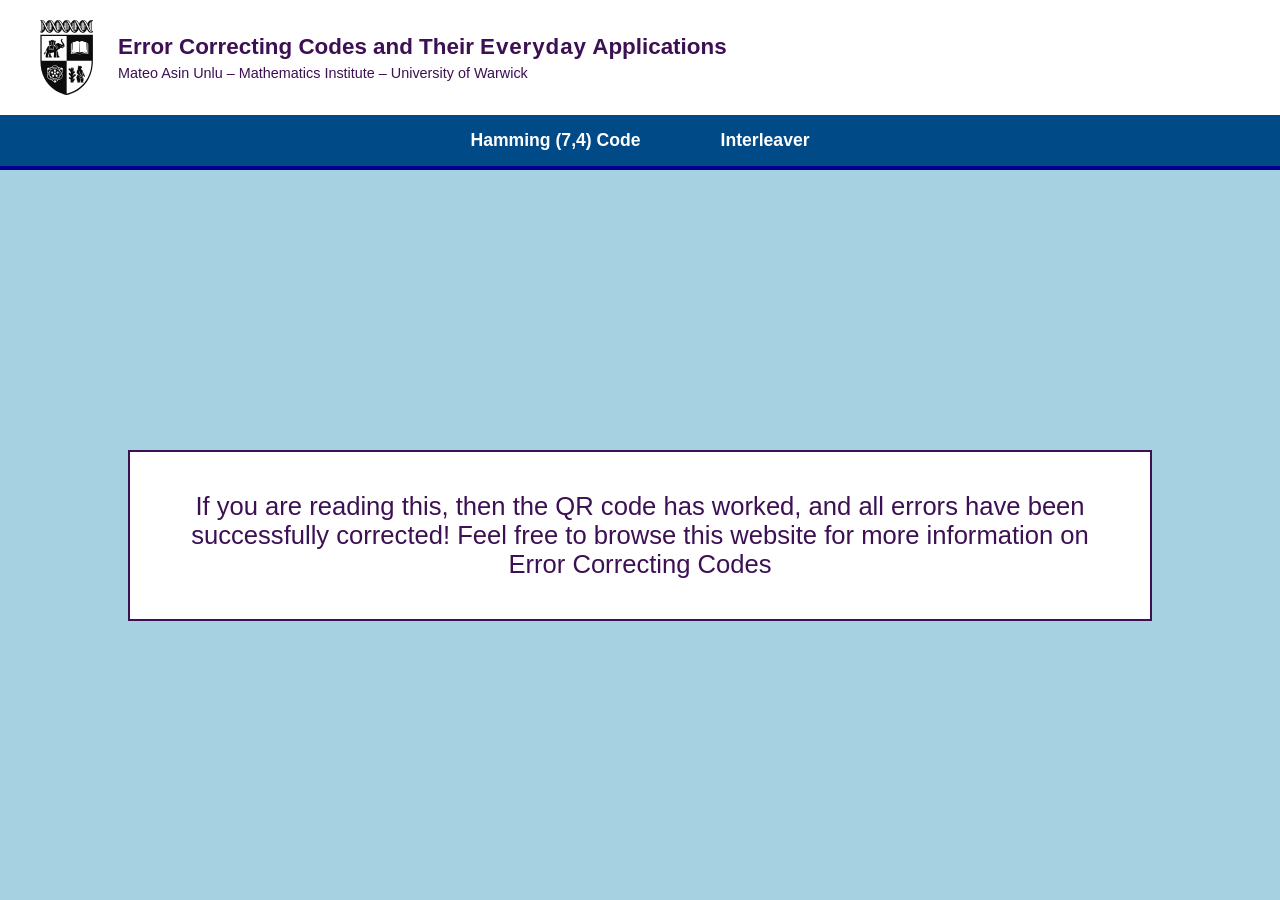
<file: index.html>
<!DOCTYPE html>
<html lang="en">
<head>
  <meta charset="UTF-8">
  <meta name="viewport" content="width=device-width, initial-scale=1.0">
  <title>Error Correcting Codes - QR Success</title>
  <link rel="stylesheet" href=css/style.css>
  <link rel="icon" type="image/svg+xml" href=images/crest-dynamic.svg>
</head>
<body>

<header class="white-header">
  <div class="header-container">
    <img src="images/crest-dynamic.svg" alt="Warwick Logo" class="warwick-logo">
    <div class="title-group">
      <h1 class="main-title">Error Correcting Codes and Their <span class="fix-word">Everyday</span> Applications</h1>
      <h2 class="sub-title">Mateo Asin Unlu – Mathematics Institute – University of Warwick</h2>
    </div>
  </div>
</header>

<nav class="main-nav">
  <a href="hamming74.html">Hamming (7,4) Code</a>
  <a href="interleaver.html">Interleaver</a>
</nav>


<main class="landing-content">
  <div class="message-box">
    <p>If you are reading this, then the QR code has worked, and all errors have been successfully corrected! Feel
      free to browse this website for more information on Error Correcting Codes</p>
  </div>
</main>

</body>
</html>
</file>
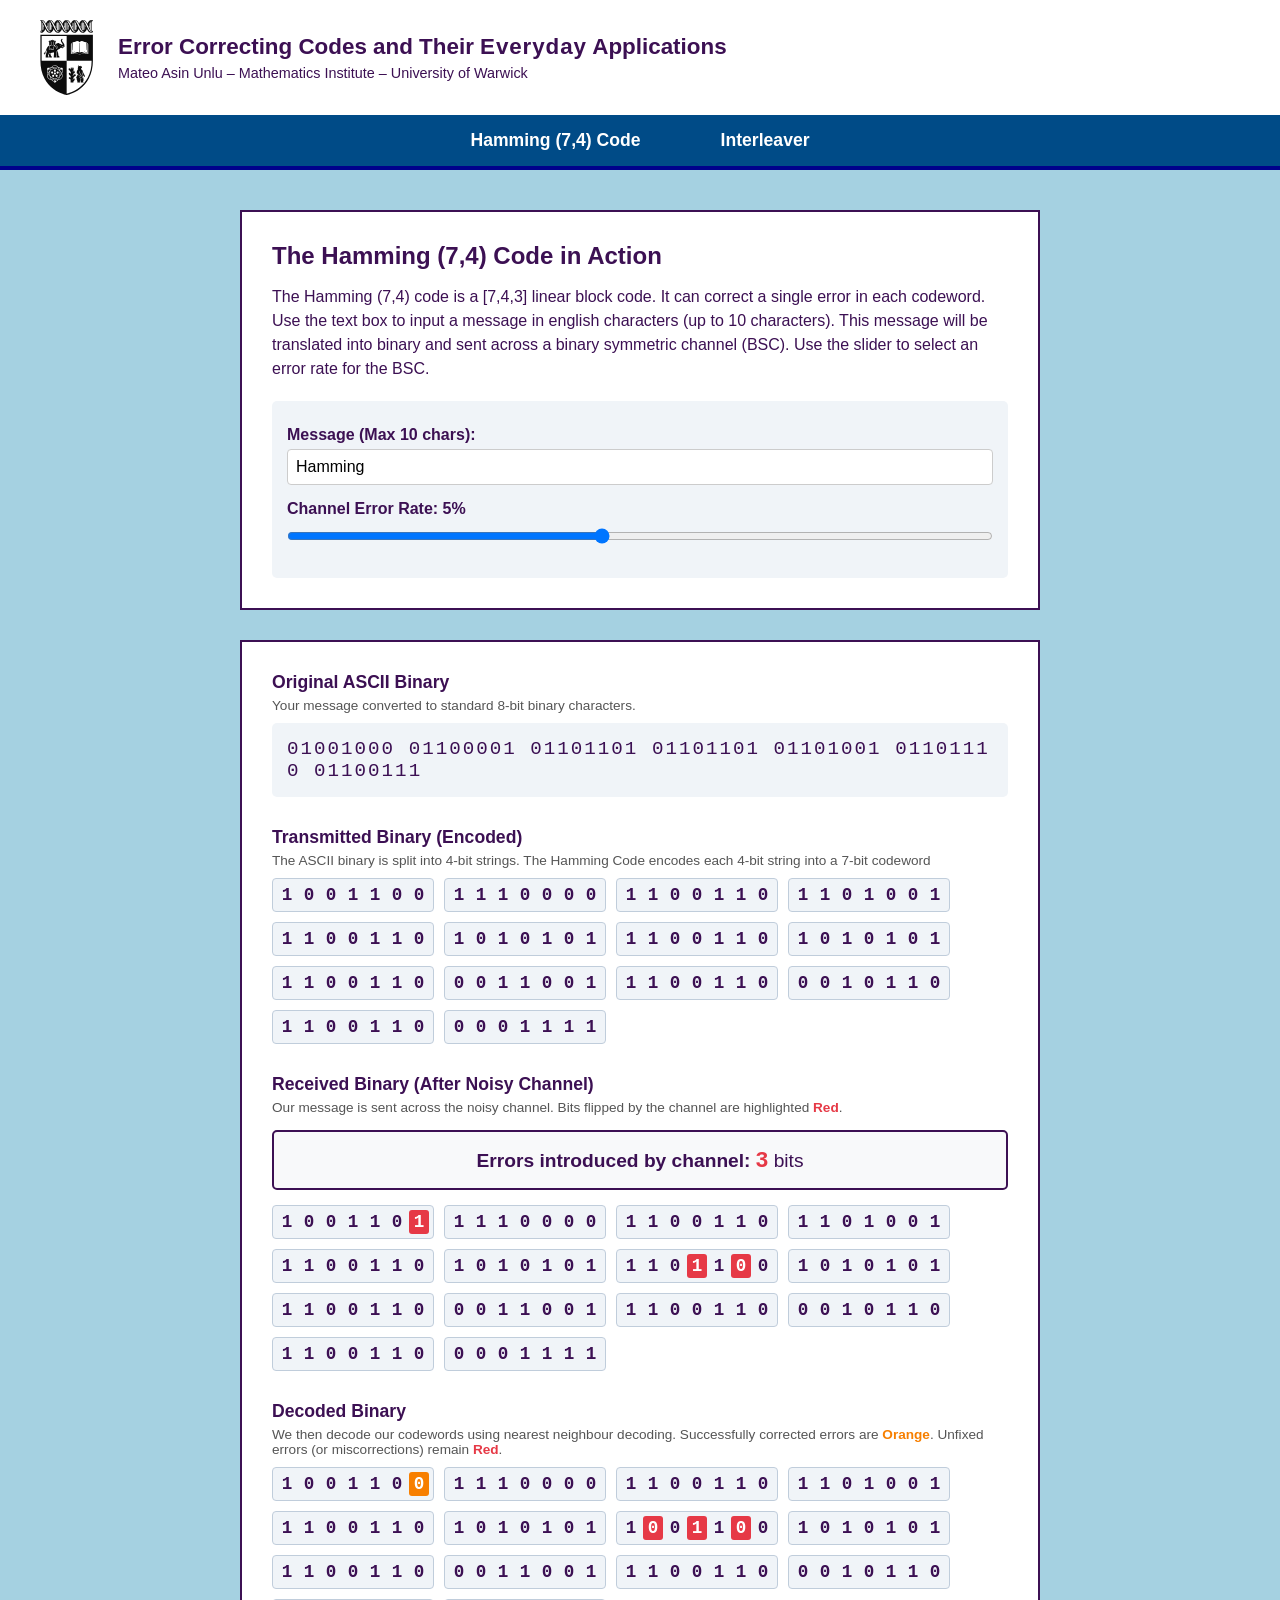
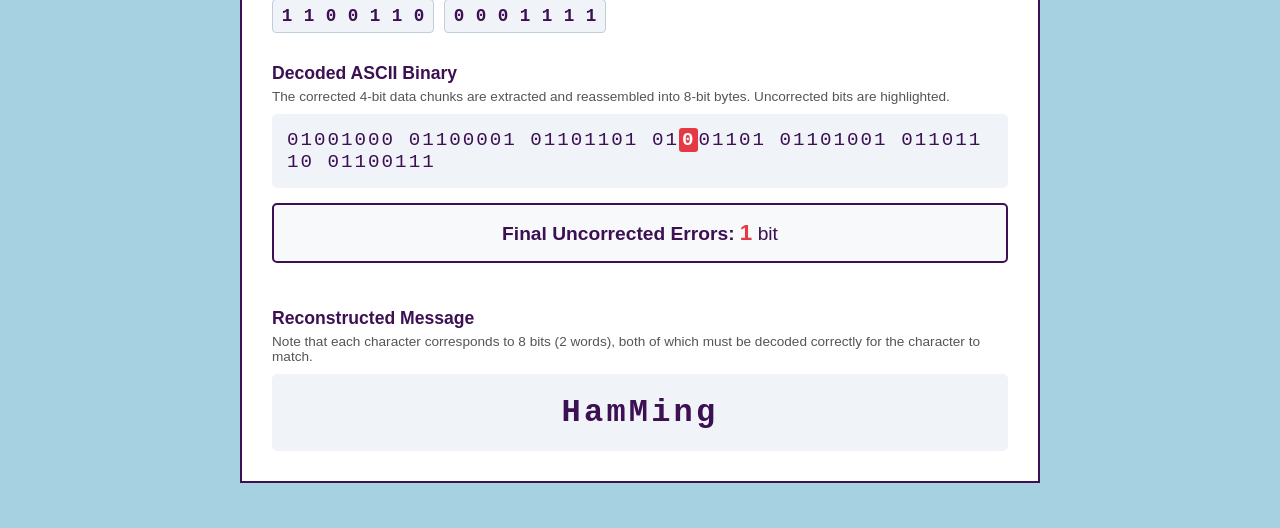
<file: hamming74.html>
<!DOCTYPE html>
<html lang="en">
<head>
  <meta charset="UTF-8">
  <meta name="viewport" content="width=device-width, initial-scale=1.0">
  <title>Error Correcting Codes - Hamming (7,4)</title>
  <link rel="stylesheet" href="css/style.css">
  <link rel="icon" type="image/svg+xml" href="images/crest-dynamic.svg">
  <style>
    .ascii-box {
      font-family: monospace;
      font-size: 1.2rem;
      background: #f0f4f8;
      padding: 15px;
      border-radius: 5px;
      letter-spacing: 2px;
      word-break: break-all;
      color: #3C1053;
      margin-top: 10px;
    }
    /* Updated to match the white-on-red block style */
    .ascii-error {
      color: white;
      background-color: #e63946;
      border-radius: 3px;
      padding: 1px 3px;
      font-weight: bold;
    }
  </style>
</head>
<body>

<header class="white-header">
  <div class="header-container">
    <img src="images/crest-dynamic.svg" alt="Warwick Logo" class="warwick-logo">
    <div class="title-group">
      <h1 class="main-title">Error Correcting Codes and Their <span class="fix-word">Everyday</span> Applications</h1>
      <h2 class="sub-title">Mateo Asin Unlu – Mathematics Institute – University of Warwick</h2>
    </div>
  </div>
</header>

<nav class="main-nav">
  <a href="hamming74.html">Hamming (7,4) Code</a>
  <a href="interleaver.html">Interleaver</a>
</nav>

<main class="hamming-content">
  <div class="info-panel">
    <h2>The Hamming (7,4) Code in Action</h2>
    <p>
      The Hamming (7,4) code is a [7,4,3]  linear block code. It can correct a single error in each codeword. Use the
      text box to input a message in english characters (up to 10 characters). This message will be translated into binary and sent across a binary
      symmetric channel (BSC). Use the slider to select an error rate for the BSC.
    </p>

    <div class="controls">
      <div class="input-group">
        <label for="message-input">Message (Max 10 chars):</label>
        <input type="text" id="message-input" maxlength="10" value="Hamming" placeholder="Type here...">
      </div>

      <div class="input-group">
        <label for="error-rate">Channel Error Rate: <span id="rate-val">5%</span></label>
        <input type="range" id="error-rate" min="0.01" max="0.10" step="0.01" value="0.05">
      </div>
    </div>
  </div>

  <div class="visualizer-panel">

    <div class="grid-section">
      <h3>Original ASCII Binary</h3>
      <p class="small-text">Your message converted to standard 8-bit binary characters.</p>
      <div id="orig-ascii-text" class="ascii-box"></div>
    </div>

    <div class="grid-section">
      <h3>Transmitted Binary (Encoded)</h3>
      <p class="small-text">The ASCII binary is split into 4-bit strings. The Hamming Code encodes each 4-bit string
      into a 7-bit codeword</p>
      <div id="tx-grid" class="bit-container"></div>
    </div>

    <div class="grid-section">
      <h3>Received Binary (After Noisy Channel)</h3>
      <p class="small-text">Our message is sent across the noisy channel. Bits flipped by the channel are highlighted
        <span style="color: #e63946; font-weight:
      bold;">Red</span>.</p>

      <div class="stats-box" style="margin: 15px 0;">
        <strong>Errors introduced by channel: </strong> <span id="tx-error-count" class="error-text">0</span> <span id="tx-error-label">bits</span>
      </div>

      <div id="rx-grid" class="bit-container"></div>
    </div>

    <div class="grid-section">
      <h3>Decoded Binary</h3>
      <p class="small-text">
        We then decode our codewords using nearest neighbour decoding. Successfully corrected errors are <span
        style="color: #f77f00; font-weight: bold;">Orange</span>.
        Unfixed errors (or miscorrections) remain <span style="color: #e63946; font-weight: bold;">Red</span>.
      </p>
      <div id="dec-grid" class="bit-container"></div>
    </div>

    <div class="grid-section">
      <h3>Decoded ASCII Binary</h3>
      <p class="small-text">The corrected 4-bit data chunks are extracted and reassembled into 8-bit bytes. Uncorrected bits are highlighted.</p>
      <div id="dec-ascii-text" class="ascii-box"></div>

      <div class="stats-box" style="margin: 15px 0;">
        <strong>Final Uncorrected Errors: </strong> <span id="error-count" class="error-text">0</span> <span id="error-label">bits</span>
      </div>
    </div>

    <div class="grid-section final-text-section">
      <h3>Reconstructed Message</h3>
      <p class="small-text">Note that each character corresponds to 8 bits (2 words), both of which must be decoded
        correctly for the character to match.</p>
      <div id="final-text" class="final-message-box"></div>
    </div>

  </div>
</main>

<script>
  const msgInput = document.getElementById('message-input');
  const rateSlider = document.getElementById('error-rate');
  const rateVal = document.getElementById('rate-val');

  function textToBinary(text) {
    let bin = "";
    for (let i = 0; i < text.length; i++) {
      bin += text[i].charCodeAt(0).toString(2).padStart(8, '0');
    }
    return bin;
  }

  function encodeBlock(bits4) {
    let d1 = parseInt(bits4[0]), d2 = parseInt(bits4[1]), d3 = parseInt(bits4[2]), d4 = parseInt(bits4[3]);
    let p1 = d1 ^ d2 ^ d4;
    let p2 = d1 ^ d3 ^ d4;
    let p3 = d2 ^ d3 ^ d4;
    return [p1, p2, d1, p3, d2, d3, d4];
  }

  function decodeBlock(rxBlock) {
    let r = [...rxBlock];
    let s1 = r[0] ^ r[2] ^ r[4] ^ r[6];
    let s2 = r[1] ^ r[2] ^ r[5] ^ r[6];
    let s3 = r[3] ^ r[4] ^ r[5] ^ r[6];
    let syndrome = s1 * 1 + s2 * 2 + s3 * 4;

    if (syndrome > 0) {
      r[syndrome - 1] = 1 - r[syndrome - 1];
    }

    return {
      fixedBlock: r,
      dataBits: [r[2], r[4], r[5], r[6]]
    };
  }

  function simulate() {
    let text = msgInput.value;
    let rate = parseFloat(rateSlider.value);
    rateVal.textContent = Math.round(rate * 100) + '%';

    if (!text) {
      document.getElementById('orig-ascii-text').textContent = '';
      document.getElementById('tx-grid').innerHTML = '';
      document.getElementById('rx-grid').innerHTML = '';
      document.getElementById('dec-grid').innerHTML = '';
      document.getElementById('dec-ascii-text').innerHTML = '';
      document.getElementById('final-text').innerHTML = '';

      document.getElementById('tx-error-count').textContent = '0';
      document.getElementById('tx-error-label').textContent = 'bits';
      document.getElementById('error-count').textContent = '0';
      document.getElementById('error-label').textContent = 'bits';
      return;
    }

    let binaryStr = textToBinary(text);

    let spacedOriginal = binaryStr.match(/.{1,8}/g)?.join(' ') || '';
    document.getElementById('orig-ascii-text').textContent = spacedOriginal;

    let totalErrorsAfterTransmission = 0;

    let asciiErrorCount = 0;

    let txHtml = '';
    let rxHtml = '';
    let decHtml = '';

    let reconstructedBinary = '';
    let decodedAsciiHtml = '';
    let bitCounter = 0;

    for (let i = 0; i < binaryStr.length; i += 4) {
      let chunk = binaryStr.slice(i, i + 4);
      let txBlock = encodeBlock(chunk);
      let rxBlock = [];

      txHtml += `<div class="hamming-block">`;
      rxHtml += `<div class="hamming-block">`;
      decHtml += `<div class="hamming-block">`;

      for (let j = 0; j < 7; j++) {
        let isError = Math.random() < rate;
        if (isError) {
          totalErrorsAfterTransmission++;
        }
        rxBlock.push(isError ? 1 - txBlock[j] : txBlock[j]);
      }

      let decResult = decodeBlock(rxBlock);
      let decBlock = decResult.fixedBlock;

      for (let k = 0; k < 4; k++) {
        let origBit = parseInt(chunk[k]);
        let decBit = decResult.dataBits[k];

        reconstructedBinary += decBit;

        if (origBit !== decBit) {
          decodedAsciiHtml += `<span class="ascii-error">${decBit}</span>`;
          asciiErrorCount++;
        } else {
          decodedAsciiHtml += decBit;
        }

        bitCounter++;
        if (bitCounter % 8 === 0 && bitCounter < binaryStr.length) {
          decodedAsciiHtml += ' ';
        }
      }

      for (let j = 0; j < 7; j++) {
        let tx = txBlock[j], rx = rxBlock[j], dec = decBlock[j];

        txHtml += `<span class="bit">${tx}</span>`;

        let rxClass = (tx !== rx) ? 'bit bit-red' : 'bit';
        rxHtml += `<span class="${rxClass}">${rx}</span>`;

        let decClass = 'bit';
        if (tx !== rx && dec === tx) {
          decClass = 'bit bit-orange';
        } else if (dec !== tx) {
          decClass = 'bit bit-red';
        }
        decHtml += `<span class="${decClass}">${dec}</span>`;
      }

      txHtml += `</div>`;
      rxHtml += `</div>`;
      decHtml += `</div>`;
    }

    let finalStr = '';
    for (let i = 0; i < reconstructedBinary.length; i += 8) {
      let byteStr = reconstructedBinary.slice(i, i + 8);
      let charCode = parseInt(byteStr, 2);
      finalStr += String.fromCharCode(charCode);
    }

    document.getElementById('tx-grid').innerHTML = txHtml;
    document.getElementById('rx-grid').innerHTML = rxHtml;
    document.getElementById('dec-grid').innerHTML = decHtml;
    document.getElementById('dec-ascii-text').innerHTML = decodedAsciiHtml;
    document.getElementById('final-text').textContent = finalStr;

    document.getElementById('tx-error-count').textContent = totalErrorsAfterTransmission;
    document.getElementById('tx-error-label').textContent = totalErrorsAfterTransmission === 1 ? 'bit' : 'bits';


    document.getElementById('error-count').textContent = asciiErrorCount;
    document.getElementById('error-label').textContent = asciiErrorCount === 1 ? 'bit' : 'bits';
  }

  msgInput.addEventListener('input', simulate);
  rateSlider.addEventListener('input', simulate);

  simulate();
</script>

</body>
</html>
</file>
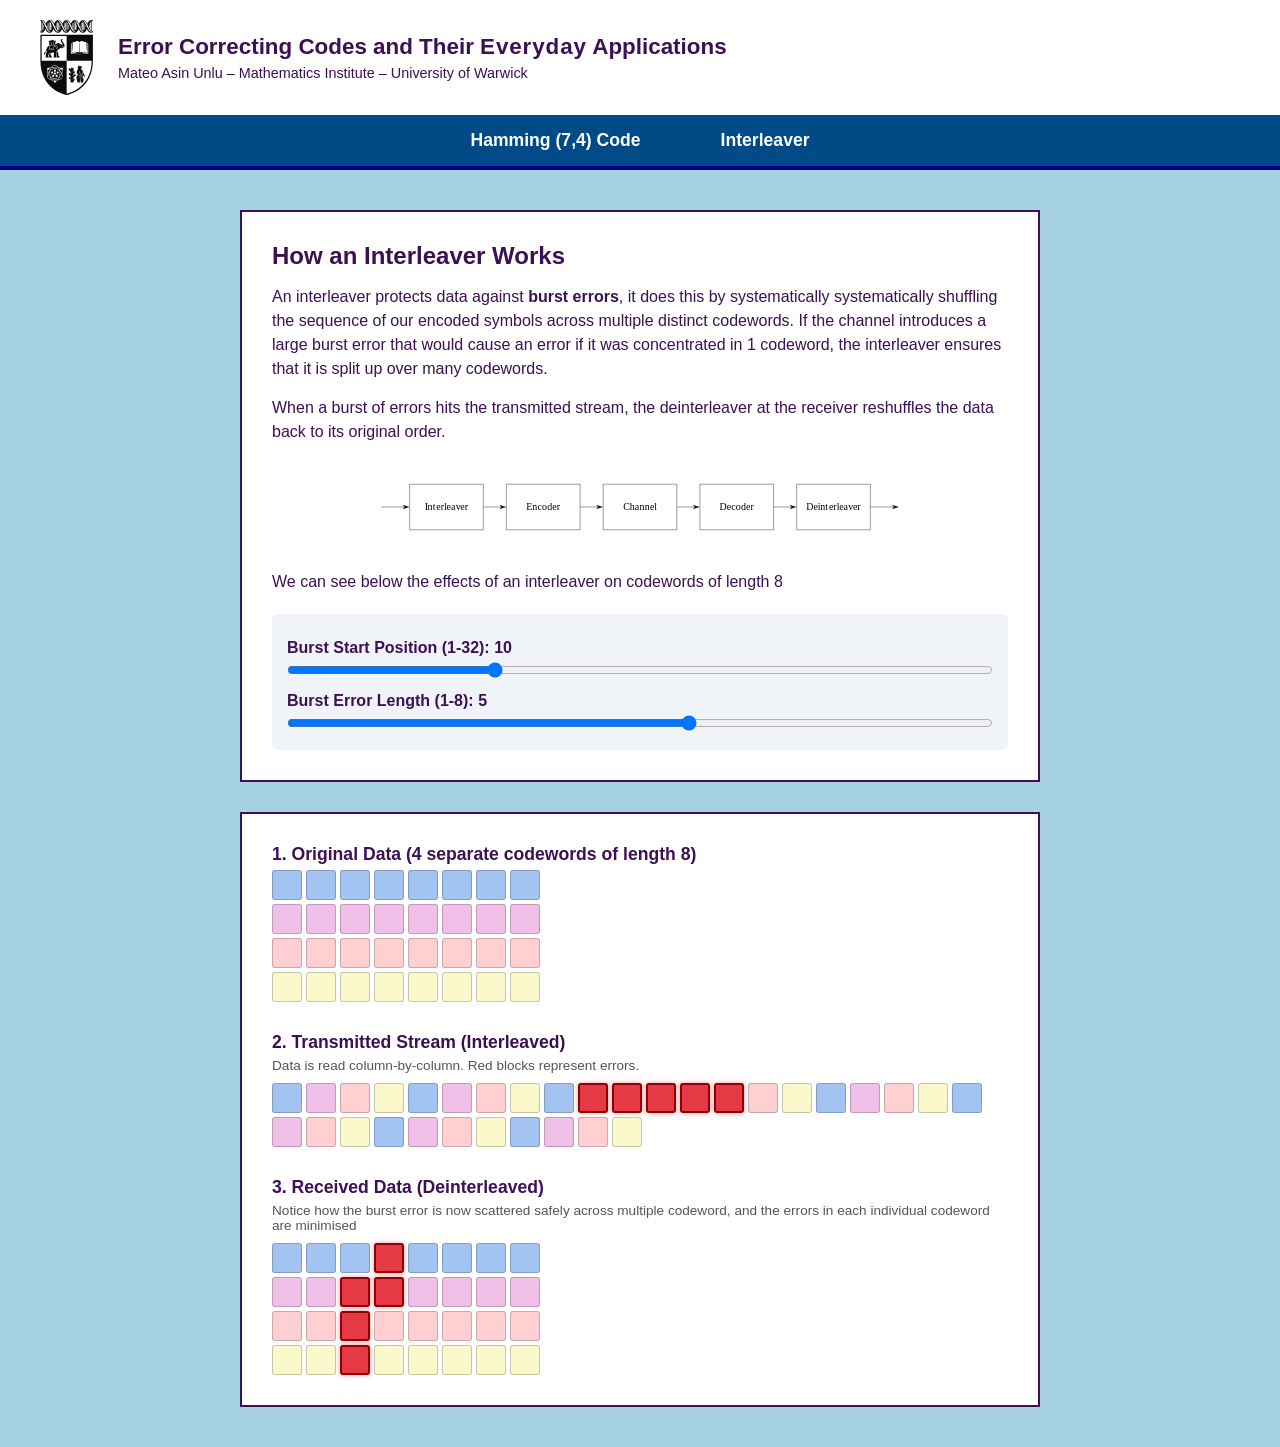
<file: interleaver.html>
<!DOCTYPE html>
<html lang="en">
<head>
  <meta charset="UTF-8">
  <meta name="viewport" content="width=device-width, initial-scale=1.0">
  <title>Error Correcting Codes - Interleaver</title>
  <link rel="stylesheet" href="css/style.css">
  <link rel="icon" type="image/svg+xml" href="images/crest-dynamic.svg">
</head>
<body>

<header class="white-header">
  <div class="header-container">
    <img src="images/crest-dynamic.svg" alt="Warwick Logo" class="warwick-logo">
    <div class="title-group">
      <h1 class="main-title">Error Correcting Codes and Their <span class="fix-word">Everyday</span> Applications</h1>
      <h2 class="sub-title">Mateo Asin Unlu – Mathematics Institute – University of Warwick</h2>
    </div>
  </div>
</header>

<nav class="main-nav">
  <a href="hamming74.html">Hamming (7,4) Code</a>
  <a href="interleaver.html">Interleaver</a>
</nav>

<main class="interleaver-content">
  <div class="info-panel">
    <h2>How an Interleaver Works</h2>
    <p>
      An interleaver protects data against <strong>burst errors</strong>,
      it does this by systematically systematically shuffling the sequence of our encoded symbols across multiple
      distinct codewords. If the channel introduces a large burst error that would cause an error if it was
      concentrated in 1 codeword, the interleaver ensures that it is split up over many codewords.
    </p>
    <p>
      When a burst of errors hits the transmitted stream, the deinterleaver at the receiver reshuffles the data back
      to its original order.
    </p>

    <img src="images/InterleaverImage.svg" alt="Interleaver Block Diagram" class="diagram-img">

    <p>
      We can see below the effects of an interleaver on codewords of length 8
    </p>
    <div class="controls">
      <label for="burst-start">Burst Start Position (1-32): <span id="start-val">10</span></label>
      <input type="range" id="burst-start" min="1" max="32" value="10">

      <label for="burst-length">Burst Error Length (1-8): <span id="length-val">5</span></label>
      <input type="range" id="burst-length" min="1" max="8" value="5">
    </div>
  </div>

  <div class="visualizer-panel">
    <div class="grid-section">
      <h3>1. Original Data (4 separate codewords of length 8)</h3>
      <div id="original-grid" class="matrix-grid"></div>
    </div>

    <div class="grid-section">
      <h3>2. Transmitted Stream (Interleaved)</h3>
      <p class="small-text">Data is read column-by-column. Red blocks represent errors.</p>
      <div id="stream-grid" class="stream-grid"></div>
    </div>

    <div class="grid-section">
      <h3>3. Received Data (Deinterleaved)</h3>
      <p class="small-text">Notice how the burst error is now scattered safely across multiple codeword, and the
        errors in each individual codeword are minimised</p>
      <div id="received-grid" class="matrix-grid"></div>
    </div>
  </div>
</main>

<script>
  const numRows = 4;
  const numCols = 8;
  const totalBlocks = numRows * numCols;

  const startSlider = document.getElementById('burst-start');
  const lengthSlider = document.getElementById('burst-length');
  const startVal = document.getElementById('start-val');
  const lengthVal = document.getElementById('length-val');

  function render() {
    let start = parseInt(startSlider.value) - 1;
    let length = parseInt(lengthSlider.value);

    startVal.textContent = start + 1;
    lengthVal.textContent = length;

    let interleavedMap = [];
    for (let c = 0; c < numCols; c++) {
      for (let r = 0; r < numRows; r++) {
        interleavedMap.push({ row: r, col: c, isError: false });
      }
    }

    for (let i = start; i < start + length && i < totalBlocks; i++) {
      interleavedMap[i].isError = true;
    }

    let origHtml = '';
    for(let i = 0; i < totalBlocks; i++) {
      let r = Math.floor(i / numCols);
      origHtml += `<div class="block row-color-${r}"></div>`;
    }
    document.getElementById('original-grid').innerHTML = origHtml;

    let streamHtml = '';
    for(let i = 0; i < totalBlocks; i++) {
      let r = interleavedMap[i].row;
      let errClass = interleavedMap[i].isError ? 'error-block' : '';
      streamHtml += `<div class="block row-color-${r} ${errClass}"></div>`;
    }
    document.getElementById('stream-grid').innerHTML = streamHtml;


    let recHtml = '';
    for (let r = 0; r < numRows; r++) {
      for (let c = 0; c < numCols; c++) {
        let blockState = interleavedMap.find(b => b.row === r && b.col === c);
        let errClass = blockState.isError ? 'error-block' : '';
        recHtml += `<div class="block row-color-${r} ${errClass}"></div>`;
      }
    }
    document.getElementById('received-grid').innerHTML = recHtml;
  }

  startSlider.addEventListener('input', render);
  lengthSlider.addEventListener('input', render);
  render();
</script>

</body>
</html>
</file>
<file: css/style.css>
:root {
  --poster-blue: #A5D1E1;
  --warwick-purple: #3C1053;
}

* {
  margin: 0;
  padding: 0;
  box-sizing: border-box;
}

body {
  background-color: var(--poster-blue);
  font-family: Arial, Helvetica, sans-serif;
  color: var(--warwick-purple);
  min-height: 100vh;
  display: flex;
  flex-direction: column;
}


.white-header {
  background-color: #ffffff;
  width: 100%;
  padding: 20px 40px;
}

.header-container {
  display: flex;
  align-items: center;
  gap: 25px;
}

.warwick-logo {
  height: 75px;
  width: auto;
}

.title-group {
  display: flex;
  flex-direction: column;
  justify-content: center;
}

.main-title {
  font-size: 1.4rem;
  font-weight: bold;
  line-height: 1.2;
  margin-bottom: 4px;
}

.fix-word {
  letter-spacing: 0.04em;
}

.sub-title {
  font-size: 0.9rem;
  font-weight: normal;
}

.landing-content {
  flex-grow: 1;
  display: flex;
  justify-content: center;
  align-items: center;
}

.message-box {
  border: 2px solid var(--warwick-purple);
  padding: 40px 60px;
  background-color: white;
  text-align: center;
  max-width: 80%;
}

.message-box p {
  font-size: 1.6rem;
  font-weight: 500;
}



.interleaver-content {
  padding: 40px;
  display: flex;
  flex-direction: column;
  align-items: center;
  gap: 30px;
  flex-grow: 1;
}

.info-panel {
  background-color: white;
  padding: 30px;
  border: 2px solid var(--warwick-purple);
  max-width: 800px;
  width: 100%;
}

.info-panel h2 {
  margin-bottom: 15px;
}

.info-panel p {
  margin-bottom: 15px;
  line-height: 1.5;
}

.controls {
  background-color: #f0f4f8;
  padding: 15px;
  margin-top: 20px;
  border-radius: 5px;
}

.controls label {
  display: block;
  font-weight: bold;
  margin-top: 10px;
}

.controls input[type="range"] {
  width: 100%;
  margin-top: 5px;
}

.visualizer-panel {
  background-color: white;
  padding: 30px;
  border: 2px solid var(--warwick-purple);
  max-width: 800px;
  width: 100%;
  display: flex;
  flex-direction: column;
  gap: 30px;
}

.grid-section h3 {
  margin-bottom: 5px;
  font-size: 1.1rem;
}

.small-text {
  font-size: 0.85rem;
  color: #555;
  margin-bottom: 10px;
}

.matrix-grid {
  display: grid;
  grid-template-columns: repeat(8, 30px);
  gap: 4px;
}

.stream-grid {
  display: flex;
  flex-wrap: wrap;
  gap: 4px;
}


.diagram-img {
  max-width: 100%;
  height: auto;
  margin: 25px auto;
  display: block;
}

.block {
  width: 30px;
  height: 30px;
  border: 1px solid rgba(0,0,0,0.2);
  border-radius: 3px;
  transition: background-color 0.2s;
}


.row-color-0 { background-color: #a3c4f3; }
.row-color-1 { background-color: #f1c0e8; }
.row-color-2 { background-color: #ffcfd2; }
.row-color-3 { background-color: #fbf8cc; }


.error-block {
  background-color: #e63946 !important;
  border: 2px solid #900000;
  box-shadow: 0 0 5px rgba(230, 57, 70, 0.5);
}



.hamming-content {
  padding: 40px;
  display: flex;
  flex-direction: column;
  align-items: center;
  gap: 30px;
  flex-grow: 1;
}

.input-group {
  margin-bottom: 15px;
}

.input-group label {
  display: block;
  font-weight: bold;
  margin-bottom: 5px;
}

.input-group input[type="text"] {
  width: 100%;
  padding: 8px;
  font-size: 1rem;
  border: 1px solid #ccc;
  border-radius: 4px;
}

.stats-box {
  background-color: #f8f9fa;
  border: 2px solid var(--warwick-purple);
  padding: 15px;
  text-align: center;
  font-size: 1.2rem;
  border-radius: 5px;
  margin-bottom: 20px;
}

.error-text {
  color: #e63946;
  font-weight: bold;
  font-size: 1.4rem;
}

.bit-container {
  display: flex;
  flex-wrap: wrap;
  gap: 10px;
  margin-top: 10px;
}

.hamming-block {
  display: flex;
  background: #f0f4f8;
  border: 1px solid #c0cddb;
  border-radius: 4px;
  padding: 4px;
  gap: 2px;
}

.bit {
  display: inline-flex;
  align-items: center;
  justify-content: center;
  width: 20px;
  height: 24px;
  font-family: monospace;
  font-weight: bold;
  font-size: 1.1rem;
}


.bit-red {
  color: white;
  background-color: #e63946;
  border-radius: 3px;
}

.bit-orange {
  color: white;
  background-color: #f77f00;
  border-radius: 3px;
}

.final-message-box {
  font-family: monospace;
  font-size: 2rem;
  font-weight: bold;
  background: #f0f4f8;
  padding: 20px;
  border-radius: 5px;
  text-align: center;
  letter-spacing: 0.1em;
  word-break: break-all;
}

/* The Navigation Bar */
.main-nav {
  background-color: #004b87;
  width: 100%;
  display: flex;
  justify-content: center;
  border-bottom: 4px solid darkblue;
}

.main-nav a {
  color: #ffffff;
  text-decoration: none;
  padding: 15px 40px;
  font-weight: bold;
  font-size: 1.1rem;
  transition: background-color 0.2s;
}


.main-nav a:hover {
  background-color: rgba(255, 255, 255, 0.15);
}
</file>
